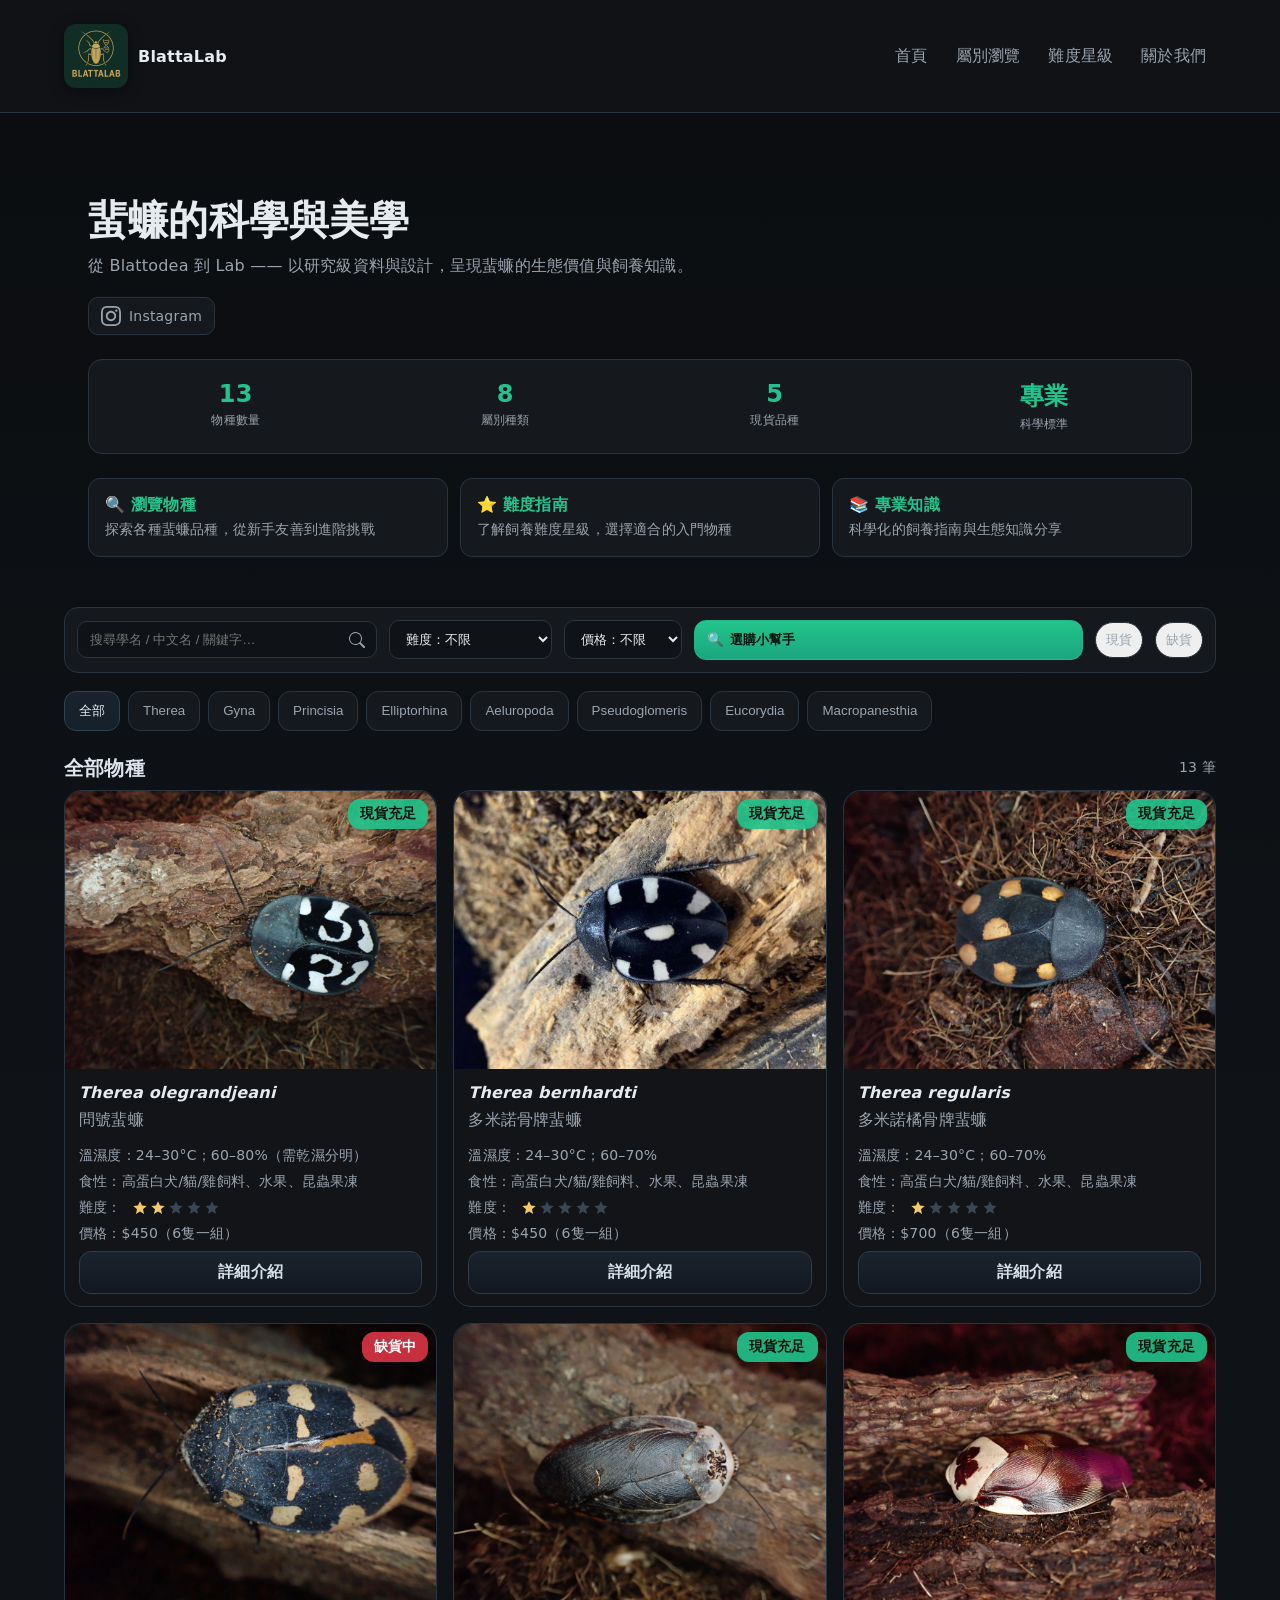
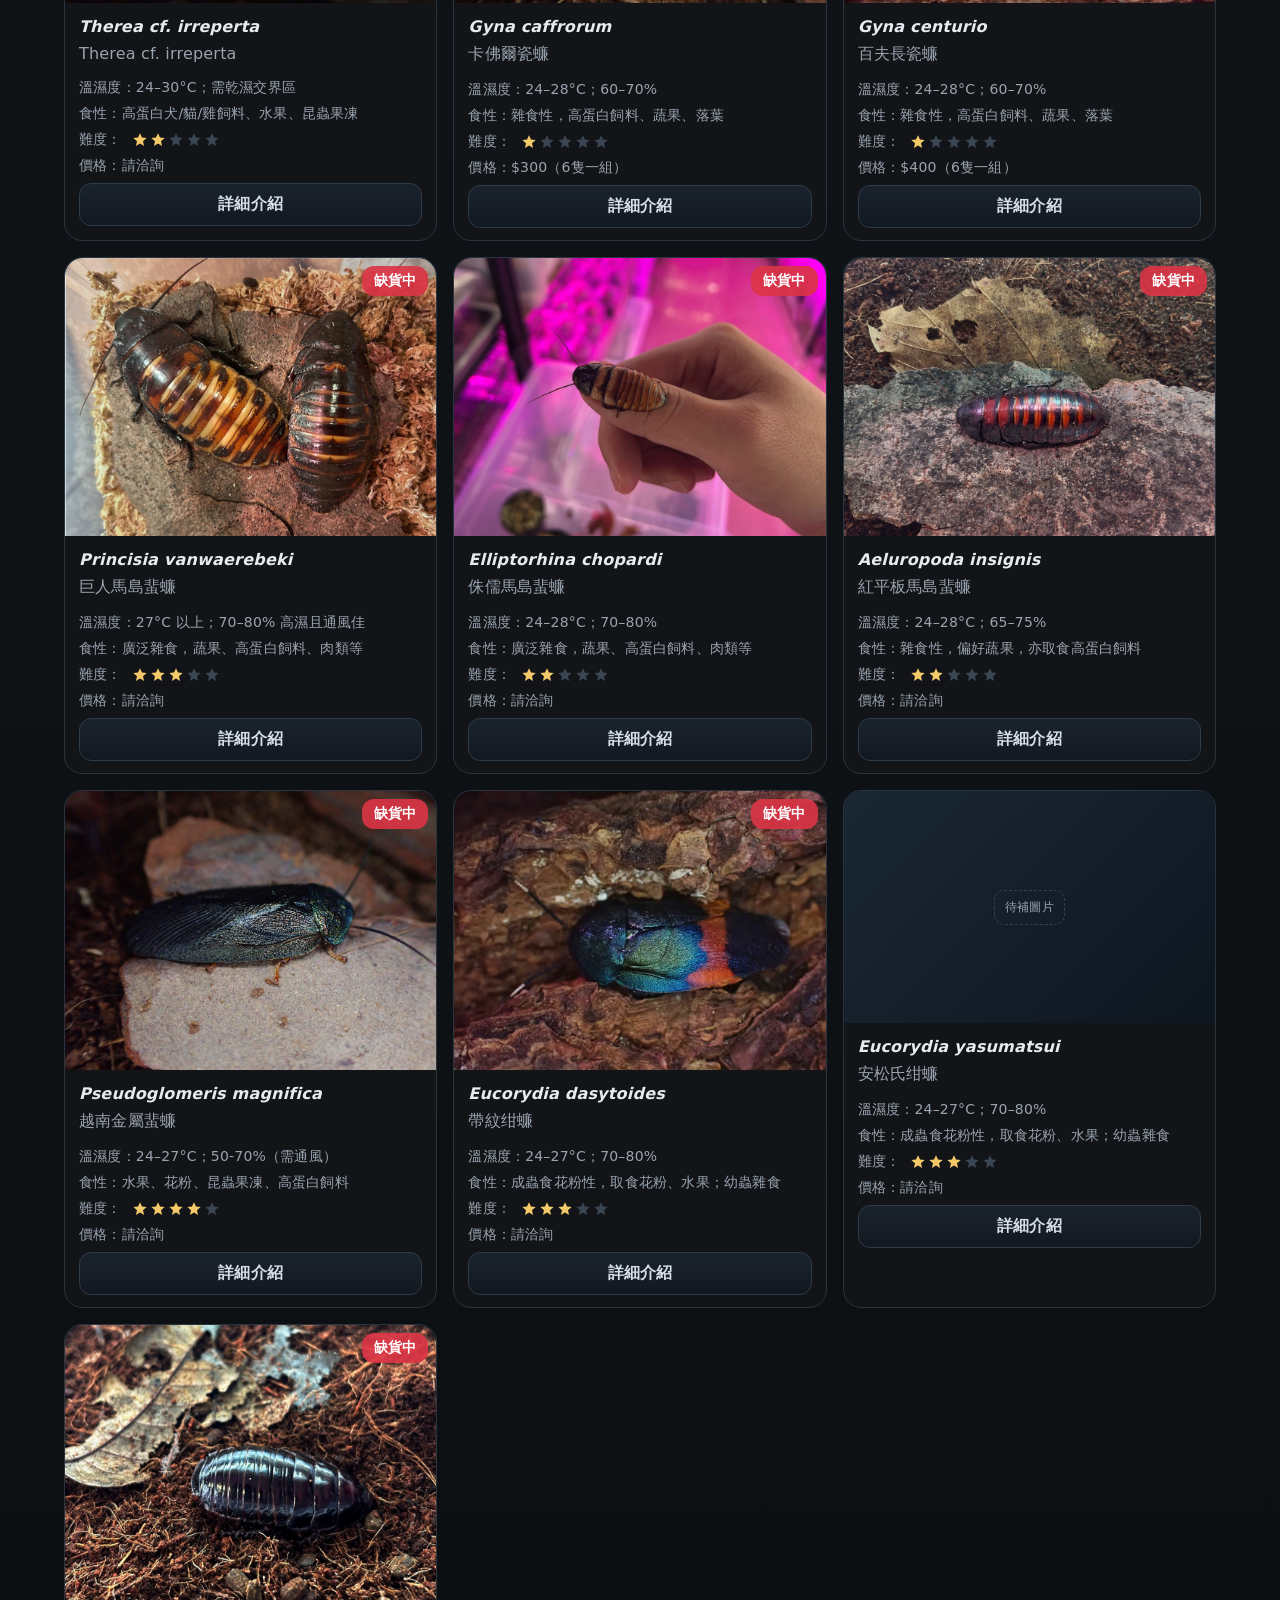
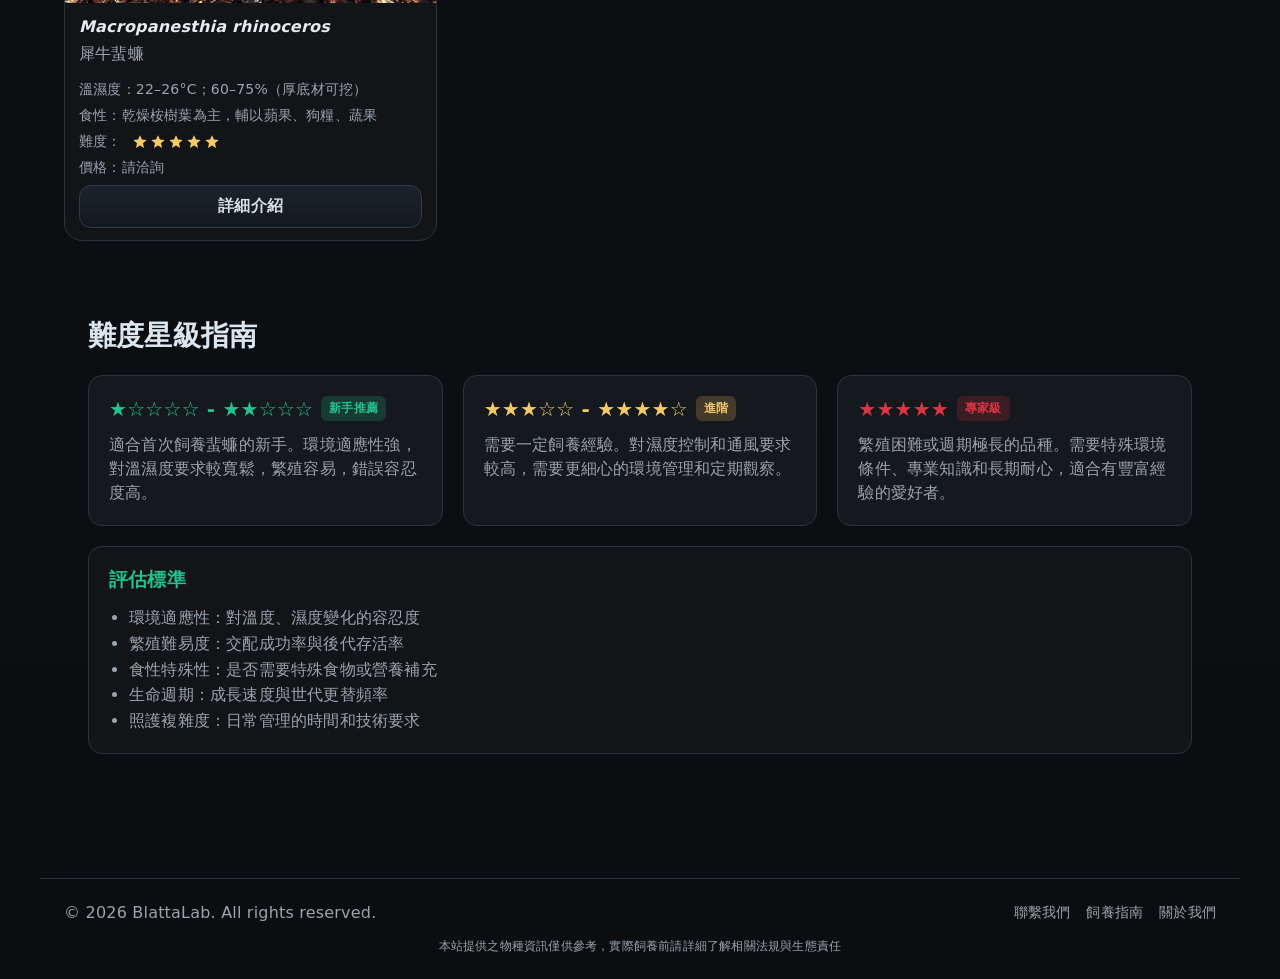
<file: index.html>
<!doctype html>
<html lang="zh-Hant">
<head>
  <meta charset="utf-8" />
  <meta name="viewport" content="width=device-width, initial-scale=1" />
  <title>BlattaLab｜蜚蠊介紹與販售 - 專業蟑螂寵物飼養指南</title>
  <meta name="description" content="BlattaLab 專注於蜚蠊（Blattodea）的研究、繁育與教育推廣。提供科學化的物種資訊與飼養建議，並提供購買服務。問號蜚蠊、多米諾骨牌蜚蠊、瓷蠊等多種寵物蟑螂。" />
  <meta name="keywords" content="蜚蠊, 蟑螂寵物, Blattodea, 問號蜚蠊, 多米諾骨牌蜚蠊, 瓷蠊, 寵物昆蟲, 昆蟲飼養, 爬蟲寵物" />
  <meta name="color-scheme" content="light dark" />
  
  <meta property="og:title" content="BlattaLab｜蜚蠊介紹與販售 - 專業蟑螂寵物飼養指南" />
  <meta property="og:description" content="專業蜚蠊研究與飼養指南，提供多種寵物蟑螂品種介紹與購買服務" />
  <meta property="og:image" content="https://yourdomain.github.io/images/logo.png" />
  <meta property="og:url" content="https://yourdomain.github.io/" />
  <meta property="og:type" content="website" />
  <meta property="og:site_name" content="BlattaLab" />
  <meta name="twitter:card" content="summary_large_image" />
  <meta name="twitter:title" content="BlattaLab｜蜚蠊介紹與販售" />
  <meta name="twitter:description" content="專業蜚蠊研究與飼養指南" />
  <meta name="twitter:image" content="https://yourdomain.github.io/images/logo.png" />
  <script type="application/ld+json">
  {
    "@context": "https://schema.org",
    "@type": "Organization",
    "name": "BlattaLab",
    "description": "專注於蜚蠊研究、繁育與教育推廣的專業機構",
    "url": "https://yourdomain.github.io/",
    "logo": "https://yourdomain.github.io/images/logo.png",
    "contactPoint": { "@type": "ContactPoint", "email": "bumbuseximius@gmail.com", "contactType": "customer service" },
    "sameAs": ["https://www.instagram.com/your-account"]
  }
  </script>

  <link rel="canonical" href="https://yourdomain.github.io/" />
  <link rel="icon" type="image/png" href="images/logo.png" />
  <link rel="apple-touch-icon" href="images/logo.png" />

  <link rel="stylesheet" href="css/style.css" />
</head>

<body>
  <header>
    <div class="nav container">
      <div class="brand" aria-label="BlattaLab 標誌">
        <div class="logo" aria-hidden="true"><img src="images/logo.png" alt="BlattaLab Logo" /></div>
        <span>BlattaLab</span>
      </div>
      <nav style="margin-left:auto;display:flex;gap:8px;flex-wrap:wrap">
        <a href="#home">首頁</a>
        <a href="#genus">屬別瀏覽</a>
        <a href="#guide">難度星級</a>
        <a href="#about">關於我們</a>
      </nav>
    </div>
  </header>
  
  <main id="home" class="container">
    <section class="hero" aria-labelledby="hero-title">
      <h1 id="hero-title">蜚蠊的科學與美學</h1>
      <p>從 Blattodea 到 Lab —— 以研究級資料與設計，呈現蜚蠊的生態價值與飼養知識。</p>
      
      <ul class="social-links" aria-label="社群媒體連結">
        <li>
          <a href="https://www.instagram.com/blattalab" class="social-link" target="_blank" rel="noopener">
            <svg class="social-icon" viewBox="0 0 24 24"><path d="M12 2.163c3.204 0 3.584.012 4.85.07 3.252.148 4.771 1.691 4.919 4.919.058 1.265.069 1.645.069 4.849 0 3.205-.012 3.584-.069 4.849-.149 3.225-1.664 4.771-4.919 4.919-1.266.058-1.644.07-4.85.07-3.204 0-3.584-.012-4.849-.07-3.26-.149-4.771-1.699-4.919-4.92-.058-1.265-.07-1.644-.07-4.849 0-3.204.013-3.583.07-4.849.149-3.227 1.664-4.771 4.919-4.919 1.266-.057 1.645-.069 4.849-.069zm0-2.163c-3.259 0-3.667.014-4.947.072-4.358.2-6.78 2.618-6.98 6.98-.059 1.281-.073 1.689-.073 4.948 0 3.259.014 3.668.072 4.948.2 4.358 2.618 6.78 6.98 6.98 1.281.058 1.689.072 4.948.072 3.259 0 3.668-.014 4.948-.072 4.354-.2 6.782-2.618 6.979-6.98.059-1.28.073-1.689.073-4.948 0-3.259-.014-3.667-.072-4.947-.196-4.354-2.617-6.78-6.979-6.98-1.281-.059-1.69-.073-4.949-.073zm0 5.838c-3.403 0-6.162 2.759-6.162 6.162s2.759 6.163 6.162 6.163 6.162-2.759 6.162-6.163c0-3.403-2.759-6.162-6.162-6.162zm0 10.162c-2.209 0-4-1.79-4-4 0-2.209 1.791-4 4-4s4 1.791 4 4c0 2.21-1.791 4-4 4zm6.406-11.845c-.796 0-1.441.645-1.441 1.44s.645 1.44 1.441 1.44c.795 0 1.439-.645 1.439-1.44s-.644-1.44-1.439-1.44z"/></svg>
            Instagram
          </a>
        </li>
      </ul>

      <div class="stats">
        <div class="stat-item"><span class="stat-number" id="species-count">0</span><div class="stat-label">物種數量</div></div>
        <div class="stat-item"><span class="stat-number" id="genus-count">0</span><div class="stat-label">屬別種類</div></div>
        <div class="stat-item"><span class="stat-number" id="in-stock-count">0</span><div class="stat-label">現貨品種</div></div>
        <div class="stat-item"><span class="stat-number">專業</span><div class="stat-label">科學標準</div></div>
      </div>

      <nav class="quick-nav" aria-label="快速導航">
        <a href="#genus" class="quick-nav-item"><div class="quick-nav-title">🔍 瀏覽物種</div><div class="quick-nav-desc">探索各種蜚蠊品種，從新手友善到進階挑戰</div></a>
        <a href="#guide" class="quick-nav-item"><div class="quick-nav-title">⭐ 難度指南</div><div class="quick-nav-desc">了解飼養難度星級，選擇適合的入門物種</div></a>
        <a href="#about" class="quick-nav-item"><div class="quick-nav-title">📚 專業知識</div><div class="quick-nav-desc">科學化的飼養指南與生態知識分享</div></a>
      </nav>
    </section>

    <section class="toolbar" aria-label="篩選工具">
        <div class="search-container">
            <input id="q" type="search" class="search-input" placeholder="搜尋學名 / 中文名 / 關鍵字…" aria-label="搜尋物種" autocomplete="off" />
            <svg class="search-icon" viewBox="0 0 16 16"><path d="M11.742 10.344a6.5 6.5 0 1 0-1.397 1.398h-.001c.03.04.062.078.098.115l3.85 3.85a1 1 0 0 0 1.415-1.414l-3.85-3.85a1.007 1.007 0 0 0-.115-.1zM12 6.5a5.5 5.5 0 1 1-11 0 5.5 5.5 0 0 1 11 0z"/></svg>
            <div id="search-suggestions" class="search-suggestions"></div>
        </div>
        <select id="difficulty" aria-label="飼養難度"><option value="">難度：不限</option><option value="1">★☆☆☆☆（新手）</option><option value="2">★★☆☆☆（新手）</option><option value="3">★★★☆☆</option><option value="4">★★★★☆</option><option value="5">★★★★★（進階）</option></select>
        <select id="price-filter" aria-label="價格範圍"><option value="">價格：不限</option><option value="0-500">$500 以下</option><option value="500-1000">$500-1000</option><option value="1000-2000">$1000-2000</option><option value="2000+">$2000 以上</option><option value="contact">需詢價</option></select>
      <button class="btn primary" onclick="showHelper()" style="white-space: nowrap; display: flex; align-items: center; gap: 6px;">
        <span>🔍</span>
        <span>選購小幫手</span>
    </button>  
      <button class="chip" data-tag="現貨" type="button">現貨</button>
        <button class="chip" data-tag="缺貨" type="button">缺貨</button>
    </section>

    <section id="genus">
      <div class="genus-tabs" role="tablist" aria-label="屬別"></div>
      <div class="section-title"><h2 id="section-title">全部物種</h2><div class="count" id="count">0 筆</div></div>
      <div class="grid" id="grid" aria-live="polite"></div>
    </section>

    <section id="guide" class="container" style="margin-top:28px">
        <div class="section-title"><h2 style="font-size: 28px;">難度星級指南</h2></div>
        <div style="display: grid; grid-template-columns: repeat(auto-fit, minmax(300px, 1fr)); gap: 20px; margin: 20px 0;">
            <div style="background: var(--panel); padding: 20px; border-radius: 14px; border: 1px solid var(--ring);"><h3 style="color: var(--brand); margin: 0 0 12px 0; display: flex; align-items: center; gap: 8px;"><span style="font-size: 20px;">★☆☆☆☆ - ★★☆☆☆</span><span style="background: rgba(33, 196, 140, 0.2); color: var(--brand); padding: 4px 8px; border-radius: 6px; font-size: 12px;">新手推薦</span></h3><p style="color: var(--muted); margin: 0; line-height: 1.5;">適合首次飼養蜚蠊的新手。環境適應性強，對溫濕度要求較寬鬆，繁殖容易，錯誤容忍度高。</p></div>
            <div style="background: var(--panel); padding: 20px; border-radius: 14px; border: 1px solid var(--ring);"><h3 style="color: #f3c96a; margin: 0 0 12px 0; display: flex; align-items: center; gap: 8px;"><span style="font-size: 20px;">★★★☆☆ - ★★★★☆</span><span style="background: rgba(243, 201, 106, 0.2); color: #f3c96a; padding: 4px 8px; border-radius: 6px; font-size: 12px;">進階</span></h3><p style="color: var(--muted); margin: 0; line-height: 1.5;">需要一定飼養經驗。對濕度控制和通風要求較高，需要更細心的環境管理和定期觀察。</p></div>
            <div style="background: var(--panel); padding: 20px; border-radius: 14px; border: 1px solid var(--ring);"><h3 style="color: #dc3545; margin: 0 0 12px 0; display: flex; align-items: center; gap: 8px;"><span style="font-size: 20px;">★★★★★</span><span style="background: rgba(220, 53, 69, 0.2); color: #dc3545; padding: 4px 8px; border-radius: 6px; font-size: 12px;">專家級</span></h3><p style="color: var(--muted); margin: 0; line-height: 1.5;">繁殖困難或週期極長的品種。需要特殊環境條件、專業知識和長期耐心，適合有豐富經驗的愛好者。</p></div>
        </div>
        <div style="background: var(--card); padding: 20px; border-radius: 14px; border: 1px solid var(--ring); margin-top: 20px;">
            <h3 style="color: var(--brand); margin: 0 0 12px 0;">評估標準</h3>
            <ul style="color: var(--muted); line-height: 1.6; margin: 0; padding-left: 20px;">
                <li>環境適應性：對溫度、濕度變化的容忍度</li>
                <li>繁殖難易度：交配成功率與後代存活率</li>
                <li>食性特殊性：是否需要特殊食物或營養補充</li>
                <li>生命週期：成長速度與世代更替頻率</li>
                <li>照護複雜度：日常管理的時間和技術要求</li>
            </ul>
        </div>
    </section>

    <section id="about" class="container" style="margin-top:28px">
      </section>
  </main>

  <footer class="container">
    <div style="display: flex; justify-content: space-between; align-items: center; flex-wrap: wrap; gap: 16px;">
      <div>© <span id="year"></span> BlattaLab. All rights reserved.</div>
      <div style="display: flex; gap: 16px; font-size: 14px;">
        <a href="mailto:bumbuseximius@gmail.com" style="color: var(--muted); text-decoration: none;">聯繫我們</a>
        <a href="#guide" style="color: var(--muted); text-decoration: none;">飼養指南</a>
        <a href="#about" style="color: var(--muted); text-decoration: none;">關於我們</a>
      </div>
    </div>
    <div class="note" style="margin-top: 16px; text-align: center;">本站提供之物種資訊僅供參考，實際飼養前請詳細了解相關法規與生態責任</div>
  </footer>

  <div id="modal" class="modal" aria-hidden="true">
    <div class="modal-content">
      <div class="modal-header">
        <div><h2 class="modal-title" id="modal-title"></h2><p class="modal-subtitle" id="modal-subtitle"></p></div>
        <button class="close-btn" id="close-modal" aria-label="關閉">&times;</button>
      </div>
      <div class="modal-body">
        <img id="modal-image" class="modal-image" alt="" style="display: none;" />
        <div class="modal-info" id="modal-info"></div>
        <div class="modal-actions" id="modal-actions"></div>
      </div>
    </div>
  </div>

  <template id="card-tpl">
    <article class="card" data-genus="" data-tags="">
      <div class="thumb" aria-hidden="true"><div class="ph">待補圖片</div></div>
      <div class="card-body">
        <div class="latin"></div>
        <div class="cn"></div>
        <div class="meta"></div>
        <div class="row temp"></div>
        <div class="row diet"></div>
        <div class="row diff"></div>
        <div class="buy"><a class="btn" target="_blank" rel="noopener">詳細介紹</a></div>
      </div>
    </article>
  </template>

  <script type="module" src="js/main.js"></script>

  <script async src="https://www.googletagmanager.com/gtag/js?id=GA_MEASUREMENT_ID"></script>
  <script>
    window.dataLayer = window.dataLayer || [];
    function gtag(){dataLayer.push(arguments);}
    gtag('js', new Date());
    gtag('config', 'GA_MEASUREMENT_ID');
  </script>
</body>
</html>
</file>
<file: css/style.css>
:root {
  --bg: #0e1012;
  --panel: #15181c;
  --muted: #9aa4af;
  --text: #e6ebf0;
  --brand: #21c48c;
  --brand-2: #15a17c;
  --ring: #2a343f;
  --card: #121418;
  --accent: #2b3947;
  --success: #21c48c;
  --warning: #f3c96a;
  --error: #dc3545;
}
    /* 全域 transition，桌機也有效果 */
.btn, .card, .tab, .chip {
  transition: box-shadow 0.2s, background 0.2s, border-color 0.2s, color 0.2s;
}

/* 無障礙 focus 樣式 */
.btn:focus, .tab:focus, .chip:focus {
  outline: 2px solid var(--brand);
  outline-offset: 2px;
  box-shadow: 0 0 0 2px var(--brand-2);
}

/* alert 類型樣式 */
.alert-success { background: var(--success); color: #fff; }
.alert-warning { background: var(--warning); color: #222; }
.alert-error { background: var(--error); color: #fff; }
    *{box-sizing:border-box}
    html,body{margin:0;padding:0;font-family:ui-sans-serif,system-ui,-apple-system,Segoe UI,Roboto,Helvetica,Arial,"Noto Sans",sans-serif;letter-spacing:.2px;background:linear-gradient(180deg,#0b0d10, #0f1317 30%, #0b0d10);color:var(--text)}
    a{color:inherit}
    .container{max-width:1200px;margin:0 auto;padding:24px}
    header{position:sticky;top:0;z-index:30;background:rgba(18,20,24,.8);backdrop-filter:blur(10px);border-bottom:1px solid var(--ring)}
    .nav{display:flex;align-items:center;gap:16px;padding:12px 24px}
    .brand{display:flex;align-items:center;gap:10px;font-weight:700}
    .logo{width:64px;height:64px;border-radius:12px;display:grid;place-items:center;overflow:hidden;box-shadow:0 3px 15px rgba(0,0,0,.4)}
    .logo img{width:100%;height:100%;object-fit:cover;transition:transform 0.2s ease}
    .logo:hover img{transform:scale(1.05)}
    .nav a{padding:8px 10px;border-radius:10px;color:var(--muted);text-decoration:none;transition:.2s}
    .nav a:hover{color:var(--text);background:var(--panel)}

    .hero{padding:56px 24px 8px}
    .hero h1{font-size:40px;margin:0 0 8px}
    .hero p{margin:0;color:var(--muted)}

    @media (max-width: 720px) {
  /* 觸控反饋 */
  .card:active {
    transform: translateY(-1px) scale(0.98);
    transition: transform 0.1s ease;
  }
  
  /* 改善觸控目標尺寸 */
  .btn, .tab, .chip {
    min-height: 44px !important;
    min-width: 44px !important;
  }

      .btn, .card, .tab {
  transition: box-shadow 0.2s, background 0.2s, border-color 0.2s, color 0.2s;
}

      .btn:focus, .tab:focus, .chip:focus {
  outline: 2px solid var(--brand);
  outline-offset: 2px;
  box-shadow: 0 0 0 2px var(--brand-2);
}
      
  /* 觸控友好的間距 */
  .toolbar {
    gap: 16px !important;
    padding: 16px !important;
  }
  
  .genus-tabs {
    gap: 12px !important;
  }
  
  /* 防止意外縮放 */
  input, select, textarea {
    font-size: 16px !important;
    transform: translateZ(0); /* 硬體加速 */
  }
  
  /* 滑動優化 */
  .grid {
    scroll-behavior: smooth;
  }
  
  /* 手機版專用載入指示器 */
  .loading-indicator {
    position: fixed;
    top: 50%;
    left: 50%;
    transform: translate(-50%, -50%);
    background: rgba(0, 0, 0, 0.8);
    color: var(--text);
    padding: 16px 24px;
    border-radius: 12px;
    font-size: 14px;
    z-index: 2000;
    display: none;
  }
}

/* 篩選器收合按鈕樣式 */
.filter-toggle {
  background: var(--panel) !important;
  border: 1px solid var(--ring) !important;
  color: var(--text) !important;
  margin-bottom: 12px;
  font-size: 14px;
}

.filter-toggle:active {
  background: var(--accent) !important;
}
    /* 新增：社群媒體連結區塊 */
    .social-links {
      list-style: none;   /* 移除預設小黑點 */
      padding-left: 0;    /* 預設縮排也去掉 */
      display: flex;
      gap: 12px;
      margin: 20px 0;
      align-items: center;
    }
    .social-link {
      display: flex;
      align-items: center;
      gap: 8px;
      padding: 8px 12px;
      background: var(--panel);
      border: 1px solid var(--ring);
      border-radius: 10px;
      text-decoration: none;
      color: var(--muted);
      transition: all 0.2s;
      font-size: 14px;
    }
    .social-link:hover {
      background: var(--accent);
      color: var(--text);
      transform: translateY(-1px);
    }
    .social-icon {
      width: 20px;
      height: 20px;
      fill: currentColor;
    }

    /* 新增：快速導航區塊 */
    .quick-nav {
      display: grid;
      grid-template-columns: repeat(auto-fit, minmax(200px, 1fr));
      gap: 12px;
      margin: 24px 0;
    }
    .quick-nav-item {
      background: var(--panel);
      border: 1px solid var(--ring);
      border-radius: 12px;
      padding: 16px;
      text-decoration: none;
      transition: all 0.2s;
    }
    .quick-nav-item:hover {
      background: var(--accent);
      transform: translateY(-2px);
      box-shadow: 0 4px 12px rgba(33, 196, 140, 0.1);
    }
    .quick-nav-title {
      font-weight: 600;
      color: var(--brand);
      font-size: 16px;
      margin-bottom: 4px;
    }
    .quick-nav-desc {
      color: var(--muted);
      font-size: 14px;
      line-height: 1.4;
    }

    /* 新增：統計數據區塊 */
    .stats {
      display: grid;
      grid-template-columns: repeat(auto-fit, minmax(120px, 1fr));
      gap: 16px;
      margin: 24px 0;
      padding: 20px;
      background: var(--panel);
      border: 1px solid var(--ring);
      border-radius: 14px;
    }
    .stat-item {
      text-align: center;
    }
    .stat-number {
      font-size: 24px;
      font-weight: 700;
      color: var(--brand);
      display: block;
    }
    .stat-label {
      font-size: 12px;
      color: var(--muted);
      margin-top: 4px;
    }

    .toolbar{display:flex;flex-wrap:wrap;gap:12px;align-items:center;background:var(--panel);border:1px solid var(--ring);padding:12px;border-radius:14px;margin:18px 0}
    .toolbar input,.toolbar select{background:#0f1216;border:1px solid var(--ring);color:var(--text);padding:10px 12px;border-radius:10px;outline:none}
    .toolbar .chip{padding:8px 10px;border:1px solid var(--ring);border-radius:999px;cursor:pointer;color:var(--muted)}
    .toolbar .chip.active{background:var(--accent);color:var(--text)}
    
/* 新增的搜尋相關樣式 */
.search-container {
  position: relative;
  flex: 1;
  max-width: 300px;
}

.search-input {
  width: 100%;
  padding: 10px 40px 10px 12px;
  background: #0f1216;
  border: 1px solid var(--ring);
  color: var(--text);
  border-radius: 10px;
  outline: none;
}

.search-icon {
  position: absolute;
  right: 12px;
  top: 50%;
  transform: translateY(-50%);
  width: 16px;
  height: 16px;
  fill: var(--muted);
  pointer-events: none;
}

.search-suggestions {
  position: absolute;
box-shadow: 0 8px 16px rgba(0,0,0,0.18);
  top: 100%;
  left: 0;
  right: 0;
  background: var(--panel);
  border: 1px solid var(--ring);
  border-radius: 10px;
  margin-top: 4px;
  max-height: 200px;
  overflow-y: auto;
  z-index: 100;
  display: none;
}
    
    .genus-tabs{display:flex;gap:8px;flex-wrap:wrap;margin:18px 0}
    .tab{padding:10px 14px;border:1px solid var(--ring);border-radius:12px;color:var(--muted);cursor:pointer;background:var(--panel)}
    .tab.active{background:linear-gradient(180deg,#1a232d,#14202a);color:var(--text);border-color:#324150}

    .grid{display:grid;grid-template-columns:repeat(12,1fr);gap:16px}
    @media (max-width:1000px){.grid{grid-template-columns:repeat(8,1fr)}}
    @media (max-width:720px){.grid{grid-template-columns:repeat(4,1fr)}}

    .card{grid-column:span 4;background:var(--card);border:1px solid var(--ring);border-radius:18px;overflow:hidden;display:flex;flex-direction:column}
    .thumb{aspect-ratio:16/10;background:linear-gradient(135deg,#1a2732,#0e1620);display:grid;place-items:center;position:relative}
    .thumb .ph{font-size:12px;color:var(--muted);border:1px dashed #334152;padding:8px 10px;border-radius:10px}
    .card-body{padding:14px 14px 12px;display:flex;flex-direction:column;gap:8px}
    .latin{font-weight:700;font-style:italic}
    .cn{color:var(--muted)}
    .meta{display:flex;flex-wrap:wrap;gap:8px}
    .tag{font-size:12px;padding:6px 8px;border:1px solid var(--ring);border-radius:999px;color:var(--muted)}
    .row{display:flex;gap:10px;align-items:center;color:var(--muted);font-size:14px}
    .stars{display:inline-flex;gap:2px;vertical-align:middle}
    .stars svg{width:16px;height:16px}
    .buy{margin-top:auto;display:flex;gap:8px}
    .btn{flex:1;text-align:center;text-decoration:none;padding:10px 12px;border-radius:12px;border:1px solid #2e3b48;background:linear-gradient(180deg,#1a232d,#121820);color:#d5dee7;font-weight:600}
    .btn:hover{border-color:#3a4958}
    .btn.primary{background:linear-gradient(180deg,#23c48c,#1aa67e);border-color:#25b588;color:#07110e}
    
    /* 修改：為不同按鈕類型調整樣式 */
    .btn.add-to-cart{background:linear-gradient(180deg,#23c48c,#1aa67e);border-color:#25b588;color:#07110e}
    .btn.add-to-cart:hover{transform:translateY(-1px);box-shadow:0 4px 12px rgba(33,196,140,0.3)}
    
    .btn.contact{background:linear-gradient(180deg,#f39c12,#e67e22);border-color:#e67e22;color:#fff}
    .btn.contact:hover{transform:translateY(-1px);box-shadow:0 4px 12px rgba(243,156,18,0.3)}

    .btn.out-of-stock {
      background: linear-gradient(180deg, #4a4a4a, #3a3a3a);
      border-color: #555;
      color: #888;
      cursor: not-allowed;
      opacity: 0.6;
    }

    .btn.out-of-stock:hover {
      background: linear-gradient(180deg, #4a4a4a, #3a3a3a);
      border-color: #555;
      color: #888;
      transform: none;
    }

    .stock-badge {
      position: absolute;
      top: 8px;
      right: 8px;
      padding: 6px 12px;
      border-radius: 12px;
      font-size: 14px;
      font-weight: 600;
      z-index: 10;
    }

    .stock-badge.in-stock {
      background: rgba(33, 196, 140, 0.9);
      color: #07110e;
    }

    .stock-badge.low-stock {
      background: rgba(255, 193, 7, 0.9);
      color: #2d1a00;
    }

    .stock-badge.out-of-stock {
      background: rgba(220, 53, 69, 0.9);
      color: #fff;
    }
    
    .section-title{display:flex;justify-content:space-between;align-items:center;margin:24px 0 8px}
    .section-title h2{margin:0;font-size:20px;color:#dce6ef}
    .count{color:var(--muted);font-size:14px}

    footer{margin-top:40px;border-top:1px solid var(--ring);padding:20px 24px;color:var(--muted)}
    .note{font-size:12px;color:var(--muted)}

    .modal {
      display: none;
      position: fixed;
      top: 0;
      left: 0;
      width: 100%;
      height: 100%;
      background: rgba(0, 0, 0, 0.7);
      backdrop-filter: blur(4px);
      z-index: 1000;
      overflow-y: auto;
    }

    .modal.show {
      display: flex;
      align-items: center;
      justify-content: center;
    }

    .modal-content {
      background: var(--card);
      border: 1px solid var(--ring);
      border-radius: 20px;
      width: 90%;
      max-width: 600px;
      max-height: 90vh;
      overflow-y: auto;
      position: relative;
      animation: modalSlideIn 0.3s ease;
    }

    @keyframes modalSlideIn {
      from {
        opacity: 0;
        transform: translateY(-20px) scale(0.95);
      }
      to {
        opacity: 1;
        transform: translateY(0) scale(1);
      }
    }

    .modal-header {
      padding: 20px 24px 16px;
      border-bottom: 1px solid var(--ring);
      display: flex;
      justify-content: space-between;
      align-items: flex-start;
      gap: 16px;
    }

    .modal-title {
      margin: 0;
      font-size: 18px;
      font-weight: 700;
      color: var(--text);
      line-height: 1.3;
    }

    .modal-subtitle {
      margin: 4px 0 0 0;
      font-size: 14px;
      color: var(--muted);
    }

    .close-btn {
      background: none;
      border: none;
      color: var(--muted);
      font-size: 24px;
      cursor: pointer;
      padding: 0;
      width: 32px;
      height: 32px;
      display: flex;
      align-items: center;
      justify-content: center;
      border-radius: 8px;
      transition: all 0.2s;
    }

    .close-btn:hover {
      background: var(--ring);
      color: var(--text);
    }

    .modal-body {
      padding: 20px 24px 24px;
    }

    .modal-image {
      width: 100%;
      aspect-ratio: 16/10;
      object-fit: cover;
      border-radius: 12px;
      margin-bottom: 16px;
    }

    .modal-info {
      display: grid;
      gap: 12px;
    }

    .info-row {
      display: grid;
      grid-template-columns: auto 1fr;
      gap: 12px;
      align-items: start;
    }

    .info-label {
      font-size: 13px;
      color: var(--brand);
      font-weight: 600;
      white-space: nowrap;
    }

    .info-value {
      font-size: 14px;
      color: var(--text);
      line-height: 1.4;
    }

    .modal-tags {
      display: flex;
      flex-wrap: wrap;
      gap: 6px;
      margin-top: 4px;
    }

    .modal-tag {
      font-size: 11px;
      padding: 4px 8px;
      border: 1px solid var(--ring);
      border-radius: 999px;
      color: var(--muted);
      background: var(--panel);
    }

    .modal-difficulty {
      display: flex;
      align-items: center;
      gap: 8px;
    }

    /* 新增：Modal 中的購買區域樣式 */
    .modal-actions {
      display: flex;
      gap: 12px;
      margin-top: 20px;
      padding-top: 16px;
      border-top: 1px solid var(--ring);
    }

    .modal-actions .btn {
      flex: 1;
      display: flex;
      align-items: center;
      justify-content: center;
      gap: 8px;
      min-height: 44px;
    }

    /* 手機版響應式補丁 */
    @media (max-width: 720px) {
      .grid {
        grid-template-columns: 1fr !important;
        gap: 16px;
      }
      
      .card {
        grid-column: span 1 !important;
        margin: 0 8px;
        overflow: hidden;
      }
      
      .thumb {
        aspect-ratio: 16/10;
        max-height: 200px;
        overflow: hidden;
        width: 100%;
        margin: 0 !important;
        padding: 0 !important;
        border-radius: 0;
        background: none !important;
        display: block !important;
      }
      
      .thumb img {
        width: 100% !important;
        height: 100% !important;
        object-fit: cover !important;
        object-position: center !important;
        display: block;
        margin: 0;
        padding: 0;
        border-radius: 0;
      }
      
      .card-body {
        padding: 12px !important;
        gap: 6px !important;
      }
      
      .latin {
        font-size: 16px !important;
        line-height: 1.3;
      }
      
      .cn {
        font-size: 14px !important;
        line-height: 1.3;
        margin-top: 2px;
      }
      
      .meta {
        gap: 6px !important;
        margin: 8px 0 !important;
      }
      
      .tag {
        font-size: 11px !important;
        padding: 4px 8px !important;
        line-height: 1.2;
      }
      
      .row {
        font-size: 13px !important;
        gap: 8px !important;
        margin: 4px 0;
        flex-wrap: wrap;
      }
      
      .stars svg {
        width: 14px !important;
        height: 14px !important;
      }
      
      .buy {
        gap: 8px !important;
        margin-top: 12px !important;
      }
      
      .btn {
        font-size: 13px !important;
        padding: 10px 8px !important;
        border-radius: 10px !important;
      }

      .modal-content {
        width: 95%;
        margin: 20px;
      }

      .modal-header {
        padding: 16px 20px 12px;
      }

      .modal-title {
        font-size: 16px;
      }

      .modal-body {
        padding: 16px 20px 20px;
      }

      .info-row {
        grid-template-columns: 1fr;
        gap: 4px;
      }

      .info-label {
        font-size: 12px;
      }

      .info-value {
        font-size: 13px;
      }

      .quick-nav {
        grid-template-columns: 1fr;
      }

      .stats {
        grid-template-columns: repeat(2, 1fr);
      }

      .social-links {
        flex-direction: column;
        align-items: stretch;
      }

      .modal-actions {
        flex-direction: column;
      }
    }

    @media (max-width: 480px) {
      .container {
        padding: 12px !important;
      }
      
      .card {
        margin: 0 4px !important;
      }
      
      .thumb {
        max-height: 180px !important;
      }
      
      .latin {
        font-size: 15px !important;
      }
      
      .cn {
        font-size: 13px !important;
      }
      
      .tag {
        font-size: 10px !important;
        padding: 3px 6px !important;
      }
      
      .row {
        font-size: 12px !important;
      }
      
      .btn {
        font-size: 12px !important;
        padding: 9px 6px !important;
      }

      .stats {
        grid-template-columns: 1fr;
      }
    }
    /* 圖片懶加載樣式 */
.lazy-image {
  opacity: 0;
  transition: opacity 0.3s ease;
}

.lazy-image.loaded {
  opacity: 1;
}

.lazy-placeholder {
  background: linear-gradient(135deg, #1a2732, #0e1620);
  display: flex;
  align-items: center;
  justify-content: center;
  color: var(--muted);
  font-size: 12px;
  animation: pulse 2s infinite;
}

@keyframes pulse {
  0%, 100% { opacity: 0.6; }
  50% { opacity: 0.9; }
}

/* 手機版觸控優化 */
@media (max-width: 720px) {
  /* 增大點擊區域 */
  .card {
    cursor: pointer;
    transition: transform 0.2s ease, box-shadow 0.2s ease;
  }
  
  .card:hover, .card:active {
    transform: translateY(-2px);
    box-shadow: 0 8px 24px rgba(33, 196, 140, 0.15);
  }
  
  /* 優化按鈕觸控 */
  .btn {
    min-height: 44px !important;
    display: flex !important;
    align-items: center !important;
    justify-content: center !important;
    touch-action: manipulation; /* 防止雙擊縮放 */
  }
  
  /* 優化篩選器觸控 */
  .toolbar select, .toolbar input {
    min-height: 44px !important;
    font-size: 16px !important; /* 防止 iOS Safari 縮放 */
  }
  
  .chip {
    min-height: 40px !important;
    display: flex !important;
    align-items: center !important;
    touch-action: manipulation;
  }
  
  /* 標籤頁觸控優化 */
  .tab {
    min-height: 44px !important;
    display: flex !important;
    align-items: center !important;
    touch-action: manipulation;
  }
  
  /* Modal 觸控優化 */
  .modal-content {
    touch-action: pan-y; /* 允許垂直滾動 */
  }
  
  .close-btn {
    min-width: 44px !important;
    min-height: 44px !important;
  }
}

/* 底部安全區域 (iPhone X+ 適配) */
@supports (padding-bottom: env(safe-area-inset-bottom)) {
  footer {
    padding-bottom: calc(20px + env(safe-area-inset-bottom));
  }
}

    @media print {
  body {
    background: #fff !important;
    color: #222 !important;
  }
  header, footer, .toolbar, .social-links, .quick-nav { display: none !important; }
  .container { padding: 0 !important; }
  .card { box-shadow: none !important; border: 1px solid #aaa !important; }
}

/* Container padding is responsive */
.container {
  padding: clamp(8px, 4vw, 24px);
}
</file>
